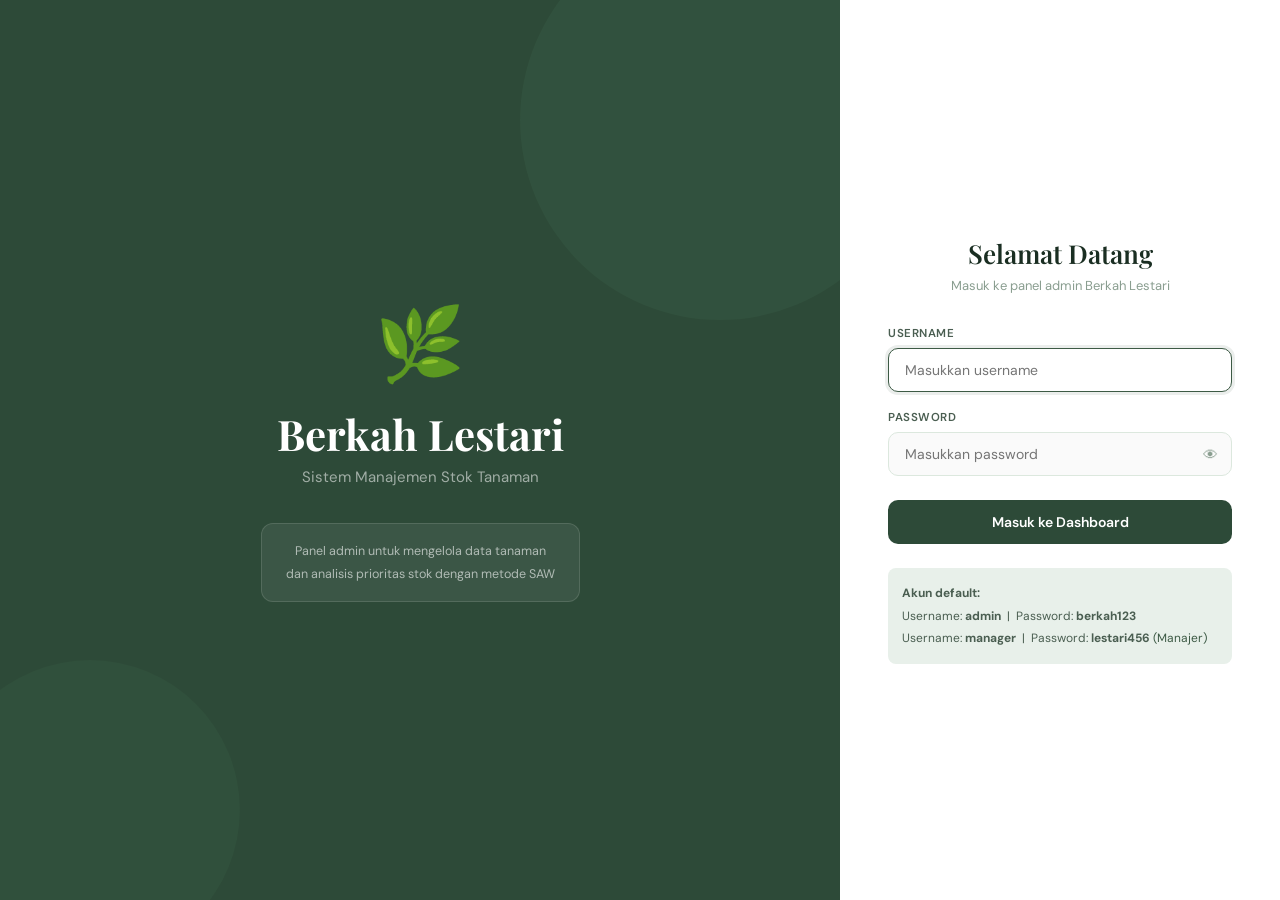
<file: dashboard/index.html>
<!DOCTYPE html>
<html lang="id">
<head>
<meta charset="UTF-8"/>
<meta name="viewport" content="width=device-width,initial-scale=1"/>
<title>Dashboard — Admin Berkah Lestari</title>
<link rel="stylesheet" href="../style.css"/>
</head>
<body>
<script src="../shared.js"></script>
<script>
requireAuth('../login.html');
renderSidebar({ active: 'dashboard', root: '../' });
// Render tombol sesuai role
(function(){
  const el = document.getElementById('dashboard-actions');
  if (el) {
    if (isManager()) {
      el.innerHTML = '<a class="btn btn-primary btn-sm" href="../saw/ranking.html">🏆 Lihat Ranking</a>';
    } else {
      el.innerHTML = '<a class="btn btn-outline btn-sm" href="../saw/proses.html">⚙️ Hitung SAW</a><a class="btn btn-primary btn-sm" href="tanaman.html">+ Tambah Tanaman</a>';
    }
  }
})();
</script>

<main class="main">
  <div class="topbar">
    <div class="page-title">
      <h2>Dashboard</h2>
      <p>Ringkasan stok tanaman hari ini</p>
    </div>
    <div class="topbar-actions" id="dashboard-actions"></div>
  </div>

  <div class="stats-grid">
    <div class="stat-card ok">
      <span class="stat-icon">🌿</span>
      <div class="stat-label">Total Tanaman</div>
      <div class="stat-value" id="s-total">—</div>
      <div class="stat-sub">Jenis aktif di toko</div>
    </div>
    <div class="stat-card urgent">
      <span class="stat-icon">⚠️</span>
      <div class="stat-label">Stok Menipis</div>
      <div class="stat-value" id="s-low">—</div>
      <div class="stat-sub">Perlu restock segera</div>
    </div>
    <div class="stat-card">
      <span class="stat-icon">📦</span>
      <div class="stat-label">Total Stok</div>
      <div class="stat-value" id="s-stok">—</div>
      <div class="stat-sub">Unit tersedia</div>
    </div>
    <div class="stat-card">
      <span class="stat-icon">📊</span>
      <div class="stat-label">Terakhir SAW</div>
      <div class="stat-value" id="s-saw">—</div>
      <div class="stat-sub" id="s-saw-sub">Belum dijalankan</div>
    </div>
  </div>

  <div style="display:grid;grid-template-columns:2fr 1fr;gap:16px">
    <div class="card">
      <div class="card-header">
        <span class="card-title">Stok Tanaman (5 terbaru)</span>
        <a class="btn btn-outline btn-sm" href="tanaman.html">Lihat Semua</a>
      </div>
      <div class="card-body" style="padding:0">
        <table>
          <thead>
            <tr>
              <th>Tanaman</th>
              <th>Harga</th>
              <th>Stok Awal</th>
              <th>Stok Sekarang</th>
              <th>Tanggal Input</th>
              <th>Status</th>
            </tr>
          </thead>
          <tbody id="dash-tbody"></tbody>
        </table>
      </div>
    </div>

    <div class="card">
      <div class="card-header"><span class="card-title">Distribusi Stok</span></div>
      <div class="card-body">
        <div class="mini-chart" id="mini-chart"></div>
        <div style="font-size:11px;color:var(--text-muted);margin-top:6px;text-align:center">
          Tiap batang = 1 jenis tanaman
        </div>
        <div style="margin-top:20px">
          <div style="font-size:12px;font-weight:600;margin-bottom:10px;color:var(--text-mid)">
            Urgensi Restock
          </div>
          <div id="urgency-list"></div>
        </div>
      </div>
    </div>
  </div>
</main>

<script>
const API = '../api.php';

async function loadDashboard() {
  try {
    const res     = await fetch(`${API}?action=getTanaman`);
    const tanaman = await res.json();
    const sawTime = getSAWTime();

    if (!tanaman.length) {
      document.getElementById('s-total').textContent = '0';
      document.getElementById('s-low').textContent   = '0';
      document.getElementById('s-stok').textContent  = '0';
      document.getElementById('dash-tbody').innerHTML =
        '<tr><td colspan="6" style="text-align:center;padding:24px;color:var(--text-muted)">Belum ada data tanaman</td></tr>';
      return;
    }

    // Stats
    document.getElementById('s-total').textContent = tanaman.length;
    document.getElementById('s-low').textContent   = tanaman.filter(t => +t.stok_sekarang <= 6).length;
    document.getElementById('s-stok').textContent  = tanaman.reduce((s,t) => s + +t.stok_sekarang, 0) + ' unit';

    if (sawTime) {
      document.getElementById('s-saw').textContent     = '✓';
      document.getElementById('s-saw-sub').textContent = 'Pukul ' + sawTime;
    }

    // Tabel 5 teratas
    document.getElementById('dash-tbody').innerHTML = tanaman.slice(0,5).map(t => `
      <tr>
        <td><b>${t.nama_tanaman}</b></td>
        <td>Rp ${parseInt(t.harga).toLocaleString('id-ID')}</td>
        <td>${t.stok_awal} unit</td>
        <td>${t.stok_sekarang} unit</td>
        <td>${t.tanggal_input ? t.tanggal_input.split(' ')[0] : '-'}</td>
        <td>${stockBadge(+t.stok_sekarang)}</td>
      </tr>`).join('');

    // Mini chart
    const maxStok = Math.max(...tanaman.map(t => +t.stok_sekarang));
    document.getElementById('mini-chart').innerHTML = tanaman.map(t => {
      const h   = Math.round((+t.stok_sekarang / maxStok) * 55) + 5;
      const col = +t.stok_sekarang <= 3 ? '#c0392b' : +t.stok_sekarang <= 6 ? '#c07c1a' : '#6da57a';
      return `<div class="mini-bar" title="${t.nama_tanaman}: ${t.stok_sekarang} unit"
                style="height:${h}px;background:${col}"></div>`;
    }).join('');

    // Urgensi restock
    const sorted = [...tanaman].sort((a,b) => +a.stok_sekarang - +b.stok_sekarang).slice(0,5);
    document.getElementById('urgency-list').innerHTML = sorted.map(t => {
      const pct = Math.round((+t.stok_sekarang / maxStok) * 100);
      const col = +t.stok_sekarang <= 3 ? 'var(--red)' : +t.stok_sekarang <= 6 ? 'var(--amber)' : 'var(--green-accent)';
      return `<div style="margin-bottom:10px">
        <div style="display:flex;justify-content:space-between;font-size:12px;margin-bottom:3px">
          <span>${t.nama_tanaman}</span>
          <span style="color:var(--text-muted)">${t.stok_sekarang} unit</span>
        </div>
        <div class="progress-bar">
          <div class="progress-fill" style="width:${pct}%;background:${col}"></div>
        </div>
      </div>`;
    }).join('');

  } catch (err) {
    console.error('Gagal load data:', err);
  }
}

loadDashboard();
</script>
</body>
</html>
</file>
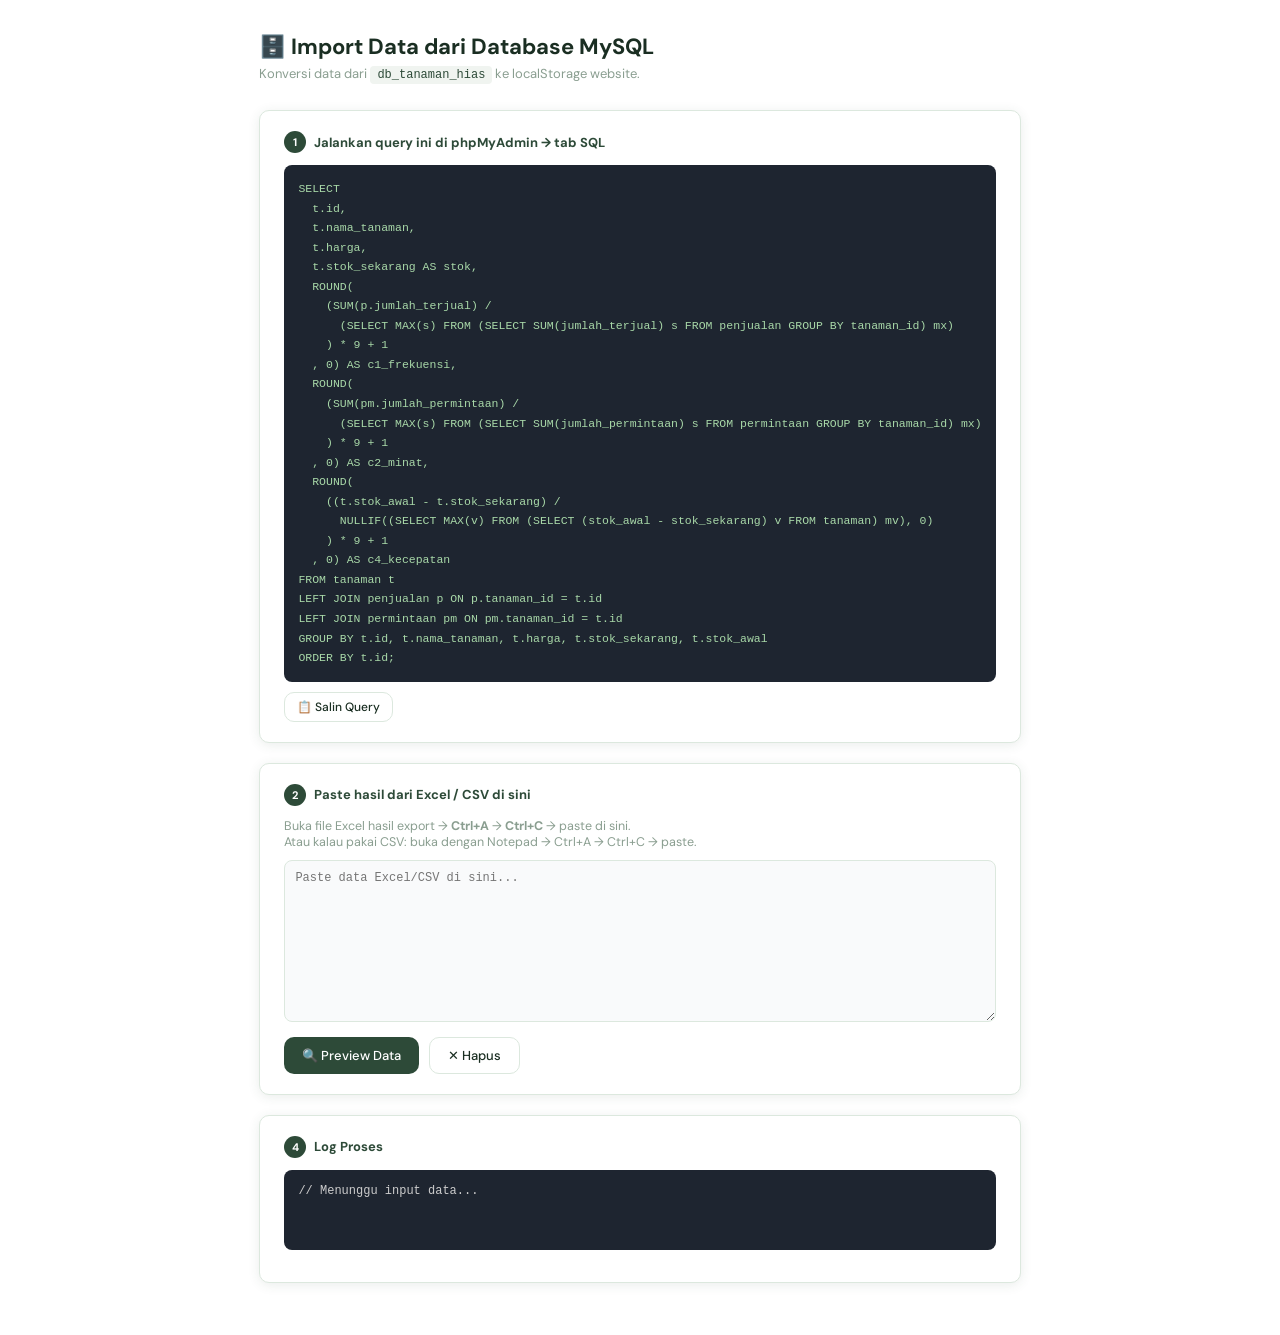
<file: import-db.html>
<!DOCTYPE html>
<html lang="id">
<head>
<meta charset="UTF-8"/>
<meta name="viewport" content="width=device-width,initial-scale=1"/>
<title>Import Database — Berkah Lestari</title>
<link rel="stylesheet" href="style.css"/>
<style>
body{background:var(--bg);font-family:'DM Sans',sans-serif;padding:32px}
.wrap{max-width:960px;margin:0 auto}
h1{font-size:22px;color:var(--text-dark);margin-bottom:4px}
.sub{color:var(--text-muted);font-size:13px;margin-bottom:28px}
textarea{width:100%;font-family:monospace;font-size:12px;padding:10px;
  border:1.5px solid var(--border);border-radius:8px;resize:vertical;
  background:#f9fafb;color:var(--text-dark);outline:none;box-sizing:border-box}
textarea:focus{border-color:var(--green-mid)}
.step-box{background:#fff;border:1px solid var(--border);border-radius:10px;
  padding:20px 24px;margin-bottom:20px;box-shadow:var(--shadow)}
.step-title{font-size:13px;font-weight:700;color:var(--green-dark);
  margin-bottom:12px;display:flex;align-items:center;gap:8px}
.num{background:var(--green-dark);color:#fff;border-radius:50%;
  width:22px;height:22px;display:inline-flex;align-items:center;
  justify-content:center;font-size:11px;flex-shrink:0}
pre{background:#1e2530;color:#a8d8a8;padding:14px;border-radius:8px;
  font-size:11.5px;overflow-x:auto;margin:10px 0;line-height:1.7}
code{background:#f0f4f0;padding:2px 7px;border-radius:4px;font-size:12px;color:var(--green-dark);font-family:monospace}
#log{background:#1e2530;color:#ccc;padding:14px;border-radius:8px;
  font-size:12px;min-height:80px;max-height:220px;overflow-y:auto;
  font-family:monospace;white-space:pre-wrap}
.ok{color:#6fcf97}.err{color:#eb5757}.warn{color:#f2c94c}
table{width:100%;border-collapse:collapse;font-size:12px}
th{background:#f0f4f0;padding:8px 12px;text-align:left;font-weight:600;
  color:var(--text-mid);border-bottom:1px solid var(--border)}
td{padding:8px 12px;border-bottom:1px solid #f0f0f0;color:var(--text-dark)}
tr:last-child td{border-bottom:none}
.bc{display:inline-block;padding:2px 7px;border-radius:4px;font-size:10px;font-weight:600}
.b{background:#e4f4e8;color:#2d7a3c}.c{background:#fde8e8;color:#c0392b}
</style>
</head>
<body>
<script src="shared.js"></script>
<div class="wrap">
  <h1>🗄️ Import Data dari Database MySQL</h1>
  <p class="sub">Konversi data dari <code>db_tanaman_hias</code> ke localStorage website.</p>

  <!-- STEP 1: QUERY -->
  <div class="step-box">
    <div class="step-title"><span class="num">1</span> Jalankan query ini di phpMyAdmin → tab SQL</div>
    <pre id="sql-text">SELECT
  t.id,
  t.nama_tanaman,
  t.harga,
  t.stok_sekarang AS stok,
  ROUND(
    (SUM(p.jumlah_terjual) /
      (SELECT MAX(s) FROM (SELECT SUM(jumlah_terjual) s FROM penjualan GROUP BY tanaman_id) mx)
    ) * 9 + 1
  , 0) AS c1_frekuensi,
  ROUND(
    (SUM(pm.jumlah_permintaan) /
      (SELECT MAX(s) FROM (SELECT SUM(jumlah_permintaan) s FROM permintaan GROUP BY tanaman_id) mx)
    ) * 9 + 1
  , 0) AS c2_minat,
  ROUND(
    ((t.stok_awal - t.stok_sekarang) /
      NULLIF((SELECT MAX(v) FROM (SELECT (stok_awal - stok_sekarang) v FROM tanaman) mv), 0)
    ) * 9 + 1
  , 0) AS c4_kecepatan
FROM tanaman t
LEFT JOIN penjualan p ON p.tanaman_id = t.id
LEFT JOIN permintaan pm ON pm.tanaman_id = t.id
GROUP BY t.id, t.nama_tanaman, t.harga, t.stok_sekarang, t.stok_awal
ORDER BY t.id;</pre>
    <button class="btn btn-outline btn-sm" onclick="copyQuery()">📋 Salin Query</button>
    <span id="copy-ok" style="font-size:12px;color:var(--green-dark);margin-left:8px;display:none">✅ Tersalin!</span>
  </div>

  <!-- STEP 2: PASTE -->
  <div class="step-box">
    <div class="step-title"><span class="num">2</span> Paste hasil dari Excel / CSV di sini</div>
    <p style="font-size:12.5px;color:var(--text-muted);margin-bottom:10px">
      Buka file Excel hasil export → <b>Ctrl+A</b> → <b>Ctrl+C</b> → paste di sini.<br/>
      Atau kalau pakai CSV: buka dengan Notepad → Ctrl+A → Ctrl+C → paste.
    </p>
    <textarea id="csv-input" rows="10" placeholder="Paste data Excel/CSV di sini..."></textarea>
    <div style="margin-top:10px;display:flex;gap:10px;flex-wrap:wrap">
      <button class="btn btn-primary" onclick="parseData()">🔍 Preview Data</button>
      <button class="btn btn-outline" onclick="document.getElementById('csv-input').value='';document.getElementById('preview-box').style.display='none'">✕ Hapus</button>
    </div>
  </div>

  <!-- PREVIEW -->
  <div class="step-box" id="preview-box" style="display:none">
    <div class="step-title"><span class="num">3</span> Preview — cek data sebelum import</div>
    <div style="overflow-x:auto">
      <table>
        <thead>
          <tr>
            <th>#</th><th>Nama Tanaman</th><th>Harga</th>
            <th>C3 Stok <span class="bc c">Cost</span></th>
            <th>C1 Frekuensi <span class="bc b">Benefit</span></th>
            <th>C2 Minat <span class="bc b">Benefit</span></th>
            <th>C4 Kecepatan <span class="bc c">Cost</span></th>
          </tr>
        </thead>
        <tbody id="preview-tbody"></tbody>
      </table>
    </div>
    <div style="margin-top:16px;display:flex;gap:10px;align-items:center;flex-wrap:wrap">
      <button class="btn btn-primary" onclick="doImport()" id="btn-import">✅ Import ke Website</button>
      <span style="font-size:12px;color:var(--text-muted)" id="row-count"></span>
    </div>
  </div>

  <!-- LOG -->
  <div class="step-box">
    <div class="step-title"><span class="num">4</span> Log Proses</div>
    <div id="log">// Menunggu input data...</div>
    <div style="margin-top:12px;display:flex;gap:10px;flex-wrap:wrap">
      <a class="btn btn-primary" href="dashboard/index.html" id="link-dash" style="display:none">🏠 Ke Dashboard →</a>
      <a class="btn btn-outline" href="saw/proses.html" id="link-saw" style="display:none">⚙️ Langsung Hitung SAW →</a>
    </div>
  </div>
</div>

<script>
const SQL_QUERY = document.getElementById('sql-text').textContent;

function copyQuery(){
  navigator.clipboard.writeText(SQL_QUERY).then(()=>{
    const el=document.getElementById('copy-ok');
    el.style.display='inline';
    setTimeout(()=>el.style.display='none',2000);
  });
}

function log(msg,cls=''){
  const el=document.getElementById('log');
  if(el.textContent==='// Menunggu input data...') el.textContent='';
  el.innerHTML+=`<span class="${cls}">${msg}</span>\n`;
  el.scrollTop=el.scrollHeight;
}

let parsedData=[];

// Normalize header names to field keys
function detectField(header){
  const h=header.toLowerCase().replace(/[^a-z0-9]/g,'');
  if(h.includes('namatanaman')||h.includes('nama')) return 'nama';
  if(h.includes('harga')) return 'harga';
  if(h.includes('stok')&&!h.includes('awal')) return 'stok';
  if(h.includes('c1')||h.includes('frekuensi')) return 'frekuensi';
  if(h.includes('c2')||h.includes('minat')) return 'minat';
  if(h.includes('c4')||h.includes('kecepatan')) return 'kecepatan';
  return null;
}

function splitLine(line){
  // Handle tab-separated (Excel paste) or comma-separated (CSV)
  if(line.includes('\t')) return line.split('\t').map(c=>c.replace(/^["'\s]+|["'\s]+$/g,'').trim());
  return line.split(',').map(c=>c.replace(/^["'\s]+|["'\s]+$/g,'').trim());
}

function parseData(){
  const raw=document.getElementById('csv-input').value.trim();
  if(!raw){alert('Data masih kosong!');return;}

  document.getElementById('log').textContent='';
  log('=== Parsing Data ===','ok');

  const lines=raw.split('\n').map(l=>l.trim()).filter(l=>l);
  if(lines.length<2){log('❌ Data kurang dari 2 baris!','err');return;}

  // Detect headers from first line
  const headers=splitLine(lines[0]);
  log(`  Header ditemukan: [${headers.join(' | ')}]`,'warn');

  const fieldMap=headers.map(h=>detectField(h));
  log(`  Mapping: [${fieldMap.map((f,i)=>f?f:'(skip)').join(' | ')}]`,'warn');

  const required=['nama','harga','stok','frekuensi','minat','kecepatan'];
  const missing=required.filter(r=>!fieldMap.includes(r));
  if(missing.length){
    log(`❌ Kolom tidak ditemukan: ${missing.join(', ')}`, 'err');
    log('  Pastikan query dijalankan dengan benar dan semua kolom ada.','warn');
    return;
  }

  parsedData=[];
  const errors=[];

  lines.slice(1).forEach((line,i)=>{
    const cols=splitLine(line);
    const row={};
    fieldMap.forEach((field,j)=>{ if(field) row[field]=cols[j]||''; });

    const nama=row.nama||'';
    const harga=parseInt(row.harga)||0;
    const stok=parseInt(row.stok);
    const frekuensi=Math.min(10,Math.max(1,parseInt(row.frekuensi)||1));
    const minat=Math.min(10,Math.max(1,parseInt(row.minat)||1));
    const kecepatan=Math.min(10,Math.max(1,parseInt(row.kecepatan)||1));

    if(!nama){errors.push(`Baris ${i+2}: nama kosong`);return;}
    if(isNaN(stok)){errors.push(`Baris ${i+2}: stok tidak valid`);return;}

    parsedData.push({nama,harga,stok,frekuensi,minat,kecepatan});
    log(`  ✔ ${nama.padEnd(24)} Harga:${harga} Stok:${stok} C1:${frekuensi} C2:${minat} C4:${kecepatan}`,'ok');
  });

  if(errors.length) errors.forEach(e=>log('  ⚠ '+e,'err'));

  if(parsedData.length===0){
    log('\n❌ Tidak ada data valid. Cek format data Anda.','err');
    return;
  }

  log(`\n✅ ${parsedData.length} tanaman siap diimport!`,'ok');

  document.getElementById('preview-tbody').innerHTML=parsedData.map((t,i)=>`
    <tr>
      <td>${i+1}</td>
      <td><b>${t.nama}</b></td>
      <td>Rp ${t.harga.toLocaleString('id-ID')}</td>
      <td>${t.stok} unit</td>
      <td>${t.frekuensi}/10</td>
      <td>${t.minat}/10</td>
      <td>${t.kecepatan}/10</td>
    </tr>`).join('');

  document.getElementById('row-count').textContent=`${parsedData.length} tanaman`;
  document.getElementById('preview-box').style.display='block';
  document.getElementById('preview-box').scrollIntoView({behavior:'smooth'});
}

function doImport(){
  if(!parsedData.length){alert('Parse data dulu!');return;}
  saveTanamanLS(parsedData);
  localStorage.removeItem('bl_saw_result');
  localStorage.removeItem('bl_saw_time');
  log('\n=== Import ke localStorage ===','ok');
  log(`  ✅ ${parsedData.length} tanaman berhasil disimpan!`,'ok');
  log('  ℹ️  Hasil SAW lama direset — jalankan ulang SAW.','warn');
  log('\n🎉 Import selesai!','ok');
  document.getElementById('btn-import').textContent='✅ Sudah Diimport';
  document.getElementById('btn-import').disabled=true;
  document.getElementById('link-dash').style.display='inline-flex';
  document.getElementById('link-saw').style.display='inline-flex';
}
</script>
</body>
</html>
</file>
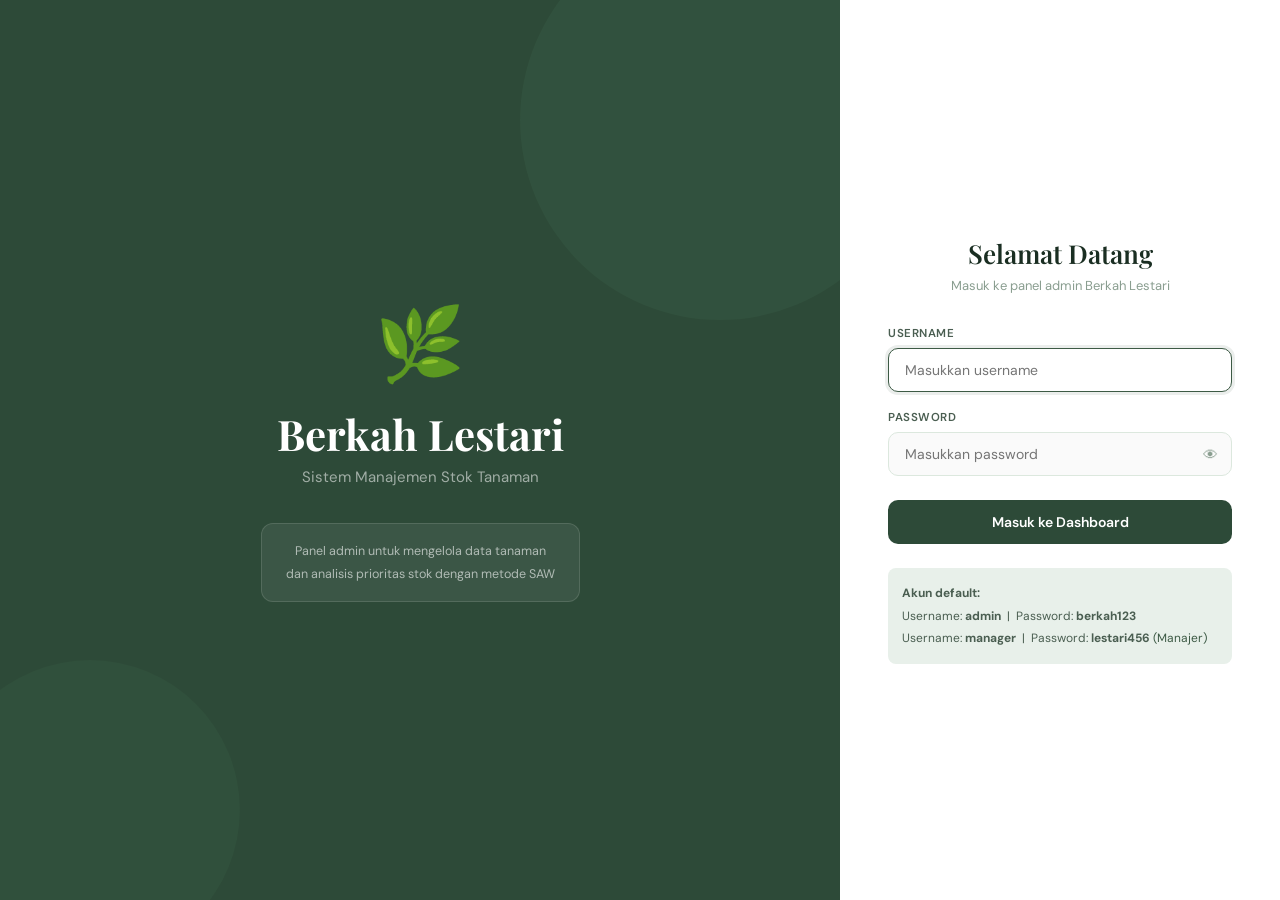
<file: login.html>
<!DOCTYPE html>
<html lang="id">
<head>
<meta charset="UTF-8"/>
<meta name="viewport" content="width=device-width,initial-scale=1"/>
<title>Login — Admin Berkah Lestari</title>
<link rel="stylesheet" href="style.css"/>
<style>
body{display:flex;min-height:100vh;background:var(--green-dark)}
.login-left{flex:1;display:flex;flex-direction:column;align-items:center;justify-content:center;padding:48px;position:relative;overflow:hidden}
.login-left::before{content:'';position:absolute;width:400px;height:400px;background:rgba(109,165,122,.08);border-radius:50%;top:-80px;right:-80px}
.login-left::after{content:'';position:absolute;width:300px;height:300px;background:rgba(109,165,122,.06);border-radius:50%;bottom:-60px;left:-60px}
.login-brand{text-align:center;position:relative;z-index:1}
.login-brand h1{font-family:'Playfair Display',serif;font-size:42px;color:#fff;line-height:1.1}
.login-brand p{color:rgba(255,255,255,.55);font-size:15px;margin-top:10px}
.leaf{font-size:72px;margin-bottom:20px;display:block;animation:float 3s ease-in-out infinite}
@keyframes float{0%,100%{transform:translateY(0) rotate(-3deg)}50%{transform:translateY(-10px) rotate(3deg)}}
.tagline{margin-top:36px;background:rgba(255,255,255,.07);border:1px solid rgba(255,255,255,.12);border-radius:12px;padding:16px 24px;text-align:center;position:relative;z-index:1}
.tagline p{color:rgba(255,255,255,.6);font-size:12.5px;line-height:1.8}
.login-right{width:440px;background:#fff;display:flex;flex-direction:column;align-items:center;justify-content:center;padding:56px 48px}
.form-title{font-family:'Playfair Display',serif;font-size:26px;color:var(--text-dark);font-weight:600;margin-bottom:6px}
.form-sub{font-size:13px;color:var(--text-muted);margin-bottom:32px}
.login-form{width:100%}
.field{margin-bottom:18px}
.lbl{display:block;font-size:11.5px;font-weight:600;color:var(--text-mid);margin-bottom:7px;text-transform:uppercase;letter-spacing:.5px}
.inp{width:100%;padding:12px 16px;border:1.5px solid var(--border);border-radius:10px;font-family:'DM Sans',sans-serif;font-size:14px;color:var(--text-dark);outline:none;transition:all .2s;background:#fafafa}
.inp:focus{border-color:var(--green-mid);background:#fff;box-shadow:0 0 0 3px rgba(61,90,69,.1)}
.inp.error{border-color:var(--red)}
.pw-wrap{position:relative}
.toggle-pw{position:absolute;right:14px;top:50%;transform:translateY(-50%);background:none;border:none;cursor:pointer;font-size:15px;color:var(--text-muted)}
.login-btn{width:100%;padding:13px;background:var(--green-dark);color:#fff;border:none;border-radius:10px;font-family:'DM Sans',sans-serif;font-size:14px;font-weight:600;cursor:pointer;transition:all .2s;margin-top:6px}
.login-btn:hover{background:var(--green-mid)}
.err-msg{background:#fde8e8;color:var(--red);border-radius:8px;padding:11px 14px;font-size:13px;margin-bottom:16px;display:none;border-left:3px solid var(--red)}
.err-msg.show{display:block;animation:shake .3s ease}
@keyframes shake{0%,100%{transform:translateX(0)}25%{transform:translateX(-6px)}75%{transform:translateX(6px)}}
.hint{margin-top:24px;padding:14px;background:var(--green-pale);border-radius:8px;font-size:12px;color:var(--text-mid);line-height:1.9}
</style>
</head>
<body>

<div class="login-left">
  <div class="login-brand">
    <span class="leaf">🌿</span>
    <h1>Berkah Lestari</h1>
    <p>Sistem Manajemen Stok Tanaman</p>
  </div>
  <div class="tagline">
    <p>Panel admin untuk mengelola data tanaman<br/>dan analisis prioritas stok dengan metode SAW</p>
  </div>
</div>

<div class="login-right">
  <div class="form-title">Selamat Datang</div>
  <div class="form-sub">Masuk ke panel admin Berkah Lestari</div>

  <div class="login-form">
    <div class="err-msg" id="err">❌ Username atau password salah.</div>

    <div class="field">
      <label class="lbl">Username</label>
      <input class="inp" id="inp-user" type="text" placeholder="Masukkan username" autofocus
             onkeydown="if(event.key==='Enter')doLogin()"/>
    </div>
    <div class="field">
      <label class="lbl">Password</label>
      <div class="pw-wrap">
        <input class="inp" id="inp-pass" type="password" placeholder="Masukkan password"
               onkeydown="if(event.key==='Enter')doLogin()"/>
        <button class="toggle-pw" type="button" onclick="togglePw()">👁</button>
      </div>
    </div>

    <button class="login-btn" id="login-btn" onclick="doLogin()">Masuk ke Dashboard</button>

    <div class="hint">
      <b>Akun default:</b><br/>
      Username: <b>admin</b> &nbsp;|&nbsp; Password: <b>berkah123</b><br/>
      Username: <b>manager</b> &nbsp;|&nbsp; Password: <b>lestari456</b> <span style="color:var(--green-mid)">(Manajer)</span>
    </div>
  </div>
</div>

<script src="shared.js"></script>
<script>
// Kalau sudah login, langsung redirect
//if (getAuth()) window.location.href = 'dashboard/index.html';

function doLogin() {
  const u = document.getElementById('inp-user').value.trim();
  const p = document.getElementById('inp-pass').value;
  const errEl = document.getElementById('err');
  const btn = document.getElementById('login-btn');

  const found = USERS.find(x => x.username === u && x.password === p);
  if (!found) {
    errEl.classList.add('show');
    document.getElementById('inp-user').classList.add('error');
    document.getElementById('inp-pass').classList.add('error');
    document.getElementById('inp-pass').value = '';
    return;
  }

  setAuth({ username: u, display: found.display, role: found.role });
  btn.textContent = '✅ Berhasil masuk...';
  btn.style.background = 'var(--green-accent)';
  const dest = found.role === 'manager' ? 'saw/ranking.html' : 'dashboard/index.html';
  setTimeout(() => window.location.href = dest, 600);
}

function togglePw() {
  const inp = document.getElementById('inp-pass');
  const btn = document.querySelector('.toggle-pw');
  inp.type = inp.type === 'password' ? 'text' : 'password';
  btn.textContent = inp.type === 'password' ? '👁' : '🙈';
}
</script>
</body>
</html>
</file>
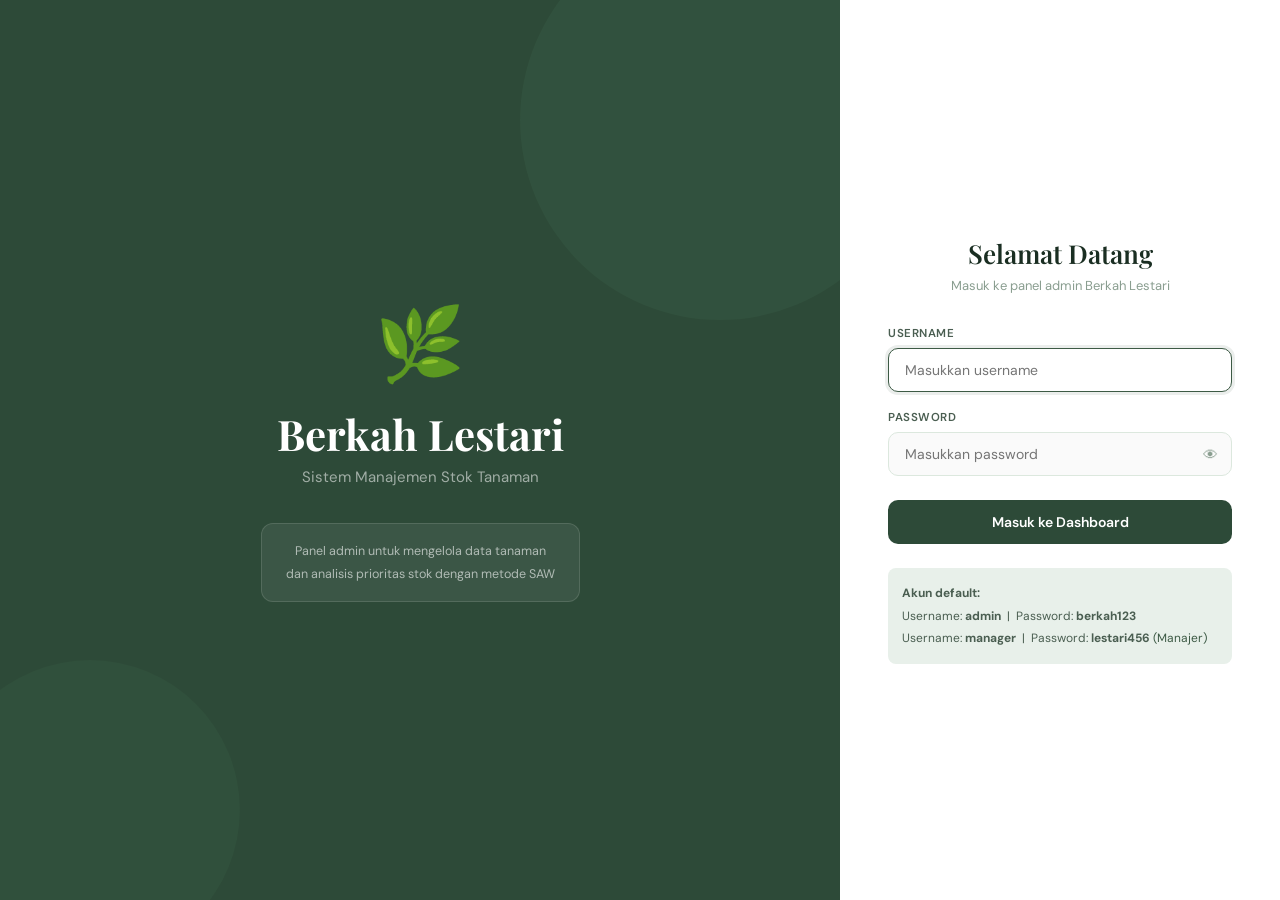
<file: dashboard/tanaman.html>
<!DOCTYPE html>
<html lang="id">
<head>
<meta charset="UTF-8"/>
<meta name="viewport" content="width=device-width,initial-scale=1"/>
<title>Data Tanaman — Admin Berkah Lestari</title>
<link rel="stylesheet" href="../style.css"/>
</head>
<body>
<script src="../shared.js"></script>
<script>
requireAuth('../login.html');
renderSidebar({ active: 'tanaman', root: '../' });
// Sembunyikan aksi tambah/edit/hapus untuk manajer
if (isManager()) {
  document.addEventListener('DOMContentLoaded', function() {
    // Sembunyikan tombol Tambah di topbar
    const topbarActions = document.querySelector('.topbar-actions');
    if (topbarActions) topbarActions.style.display = 'none';
    // Tambah info banner
    const main = document.querySelector('.main');
    const banner = document.createElement('div');
    banner.style.cssText = 'background:#fff3cd;border-left:4px solid #f59e0b;padding:12px 16px;border-radius:8px;margin-bottom:16px;font-size:13px;color:#92400e;';
    banner.innerHTML = '👁 <b>Mode Lihat Saja</b> — Manajer tidak dapat menambah, mengubah, atau menghapus data tanaman.';
    main.insertBefore(banner, main.children[1]);
  });
  // Override render tabel — sembunyikan kolom aksi
  const _origRender = window.render;
  window.addEventListener('load', function() {
    // Patch tombol aksi di tabel setelah render
    const observer = new MutationObserver(() => {
      document.querySelectorAll('.btn-outline.btn-sm, .btn-danger.btn-sm').forEach(btn => {
        btn.style.display = 'none';
      });
    });
    const tbody = document.querySelector('tbody');
    if (tbody) observer.observe(tbody, { childList: true, subtree: true });
    // Jalankan sekali untuk yg sudah ada
    document.querySelectorAll('.btn-outline.btn-sm, .btn-danger.btn-sm').forEach(btn => {
      btn.style.display = 'none';
    });
  });
}
</script>

<main class="main">
  <div class="topbar">
    <div class="page-title">
      <h2>Data Tanaman</h2>
      <p>Kelola daftar tanaman hias</p>
    </div>
    <div class="topbar-actions">
      <button class="btn btn-primary" onclick="openAdd()">+ Tambah Tanaman</button>
    </div>
  </div>

  <div class="card">
    <div class="card-header">
      <span class="card-title">Daftar Tanaman (<span id="count">0</span> jenis)</span>
      <input class="form-input" style="width:220px;padding:7px 12px;font-size:12px"
             placeholder="🔍 Cari nama tanaman..." oninput="render(this.value)"/>
    </div>
    <div class="card-body" style="padding:0">
      <table>
        <thead>
          <tr>
            <th>No</th>
            <th>Nama Tanaman</th>
            <th>Harga</th>
            <th>Stok Awal</th>
            <th>Stok Sekarang</th>
            <th>Tanggal Input</th>
            <th>Status</th>
            <th>Aksi</th>
          </tr>
        </thead>
        <tbody id="tbody"></tbody>
      </table>
    </div>
  </div>
</main>

<!-- MODAL -->
<div class="modal-overlay" id="modal">
  <div class="modal">
    <div class="modal-header">
      <span class="modal-title" id="modal-title">Tambah Tanaman</span>
      <button class="modal-close" onclick="closeModal()">✕</button>
    </div>
    <div class="modal-body">
      <input type="hidden" id="edit-id" value=""/>
      <div class="form-group">
        <label class="form-label">Nama Tanaman</label>
        <input class="form-input" id="f-nama" placeholder="Contoh: Monstera Deliciosa"/>
      </div>
      <div class="form-group">
        <label class="form-label">Harga (Rp)</label>
        <input class="form-input" id="f-harga" type="number" min="0" placeholder="Contoh: 120000"/>
      </div>
      <div class="form-row">
        <div class="form-group">
          <label class="form-label">Stok Awal</label>
          <input class="form-input" id="f-stok-awal" type="number" min="0" placeholder="Unit awal"/>
        </div>
        <div class="form-group">
          <label class="form-label">Stok Sekarang</label>
          <input class="form-input" id="f-stok-sekarang" type="number" min="0" placeholder="Unit sekarang"/>
        </div>
      </div>
    </div>
    <div class="modal-footer">
      <button class="btn btn-outline" onclick="closeModal()">Batal</button>
      <button class="btn btn-primary" onclick="save()">Simpan</button>
    </div>
  </div>
</div>

<script>
const API = '../api.php';
let data   = [];

async function loadData() {
  try {
    const res = await fetch(`${API}?action=getTanaman`);
    data = await res.json();
    render();
  } catch (err) {
    console.error('Gagal load data:', err);
  }
}

function render(filter = '') {
  document.getElementById('count').textContent = data.length;
  const list = filter
    ? data.filter(t => t.nama_tanaman.toLowerCase().includes(filter.toLowerCase()))
    : data;

  document.getElementById('tbody').innerHTML = list.length
    ? list.map((t, i) => `
        <tr>
          <td>${i + 1}</td>
          <td><b>${t.nama_tanaman}</b></td>
          <td>Rp ${parseInt(t.harga).toLocaleString('id-ID')}</td>
          <td>${t.stok_awal} unit</td>
          <td>${t.stok_sekarang} unit</td>
          <td>${t.tanggal_input ? t.tanggal_input.split(' ')[0] : '-'}</td>
          <td>${stockBadge(+t.stok_sekarang)}</td>
          <td style="white-space:nowrap">
            <button class="btn btn-outline btn-sm" onclick="openEdit(${t.id})">✏️ Edit</button>
            <button class="btn btn-danger btn-sm" style="margin-left:4px" onclick="del(${t.id}, '${t.nama_tanaman.replace(/'/g,"\\'")}')">🗑</button>
          </td>
        </tr>`).join('')
    : '<tr><td colspan="8" style="text-align:center;padding:24px;color:var(--text-muted)">Tidak ditemukan</td></tr>';
}

function openAdd() {
  document.getElementById('modal-title').textContent = 'Tambah Tanaman Baru';
  document.getElementById('edit-id').value = '';
  ['nama','harga','stok-awal','stok-sekarang']
    .forEach(f => document.getElementById('f-' + f).value = '');
  document.getElementById('modal').classList.add('open');
}

function openEdit(id) {
  const t = data.find(d => d.id == id);
  if (!t) return;
  document.getElementById('modal-title').textContent      = 'Edit Tanaman';
  document.getElementById('edit-id').value                = t.id;
  document.getElementById('f-nama').value                 = t.nama_tanaman;
  document.getElementById('f-harga').value                = t.harga;
  document.getElementById('f-stok-awal').value            = t.stok_awal;
  document.getElementById('f-stok-sekarang').value        = t.stok_sekarang;
  document.getElementById('modal').classList.add('open');
}

function closeModal() {
  document.getElementById('modal').classList.remove('open');
}

async function save() {
  const nama_tanaman   = document.getElementById('f-nama').value.trim();
  const harga          = +document.getElementById('f-harga').value;
  const stok_awal      = +document.getElementById('f-stok-awal').value;
  const stok_sekarang  = +document.getElementById('f-stok-sekarang').value;

  if (!nama_tanaman || !harga || stok_awal === '' || stok_sekarang === '') {
    alert('Isi semua field terlebih dahulu!');
    return;
  }

  const id = document.getElementById('edit-id').value;

  if (id === '') {
    await fetch(`${API}?action=addTanaman`, {
      method : 'POST',
      headers: { 'Content-Type': 'application/json' },
      body   : JSON.stringify({ nama_tanaman, harga, stok_awal, stok_sekarang })
    });
  } else {
    await fetch(`${API}?action=updateTanaman`, {
      method : 'POST',
      headers: { 'Content-Type': 'application/json' },
      body   : JSON.stringify({ id, nama_tanaman, harga, stok_awal, stok_sekarang })
    });
  }

  closeModal();
  await loadData();
}

async function del(id, nama) {
  if (!confirm('Hapus ' + nama + '?')) return;
  await fetch(`${API}?action=deleteTanaman&id=${id}`);
  await loadData();
}

loadData();
</script>
</body>
</html>
</file>
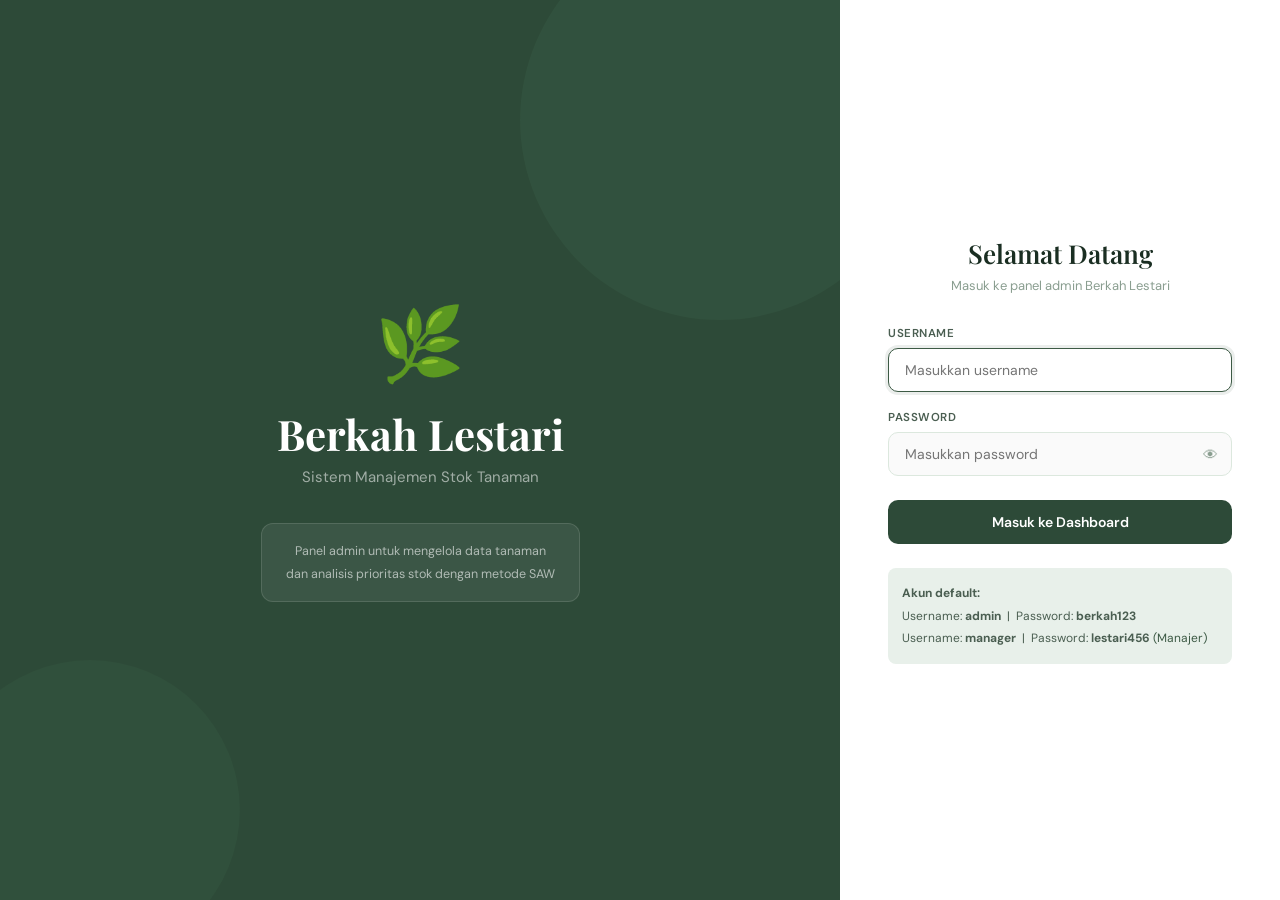
<file: saw/kriteria.html>
<!DOCTYPE html>
<html lang="id">
<head>
<meta charset="UTF-8"/>
<meta name="viewport" content="width=device-width,initial-scale=1"/>
<title>Kriteria &amp; Bobot — Admin Berkah Lestari</title>
<link rel="stylesheet" href="../style.css"/>
</head>
<body>
<script src="../shared.js"></script>
<script>
requireAuth('../login.html');
renderSidebar({ active: 'kriteria', root: '../' });
// Sembunyikan aksi edit untuk manajer
if (isManager()) {
  document.addEventListener('DOMContentLoaded', function() {
    // Sembunyikan tombol simpan
    const topbarActions = document.querySelector('.topbar-actions');
    if (topbarActions) topbarActions.style.display = 'none';
    // Tambah info banner
    const main = document.querySelector('.main');
    const banner = document.createElement('div');
    banner.className = 'alert';
    banner.style.cssText = 'background:#fff3cd;border-left:4px solid #f59e0b;padding:12px 16px;border-radius:8px;margin-bottom:16px;font-size:13px;color:#92400e;';
    banner.innerHTML = '👁 <b>Mode Lihat Saja</b> — Manajer tidak dapat mengubah bobot & kriteria.';
    main.insertBefore(banner, main.children[1]);
    // Disable semua input bobot
    setTimeout(() => {
      document.querySelectorAll('.weight-input').forEach(inp => {
        inp.disabled = true;
        inp.style.background = '#f3f4f6';
        inp.style.cursor = 'not-allowed';
      });
    }, 300);
  });
}
</script>

<main class="main">
  <div class="topbar">
    <div class="page-title">
      <h2>Kriteria &amp; Bobot</h2>
      <p>Atur bobot tiap kriteria SAW — total harus = 1.00</p>
    </div>
    <div class="topbar-actions">
      <button class="btn btn-primary" onclick="simpan()">💾 Simpan Bobot</button>
    </div>
  </div>

  <div style="display:grid;grid-template-columns:1fr 1fr;gap:16px">

    <!-- FORM BOBOT -->
    <div class="card">
      <div class="card-header"><span class="card-title">Setting Bobot Kriteria</span></div>
      <div class="card-body">
        <div id="weight-rows"></div>
        <div class="weight-total" id="total-display">Total Bobot: 0.00 / 1.00</div>
        <div id="bobot-alert" style="margin-top:12px"></div>
      </div>
    </div>

    <!-- KETERANGAN -->
    <div class="card">
      <div class="card-header"><span class="card-title">Penjelasan Tiap Kriteria</span></div>
      <div class="card-body" style="display:flex;flex-direction:column;gap:12px">

        <div style="padding:14px;background:var(--green-pale);border-radius:8px">
          <div style="font-size:13px;font-weight:600;margin-bottom:6px">
            C1 — Frekuensi Penjualan <span class="badge badge-green">Benefit</span>
          </div>
          <p style="font-size:12.5px;color:var(--text-mid);line-height:1.7">
            Dihitung otomatis dari total penjualan per tanaman, dinormalisasi ke skala 1–10. Semakin tinggi frekuensi penjualan → prioritas restock lebih tinggi.
          </p>
        </div>

        <div style="padding:14px;background:var(--green-pale);border-radius:8px">
          <div style="font-size:13px;font-weight:600;margin-bottom:6px">
            C2 — Minat Pelanggan <span class="badge badge-green">Benefit</span>
          </div>
          <p style="font-size:12.5px;color:var(--text-mid);line-height:1.7">
            Dihitung otomatis dari total permintaan per tanaman, dinormalisasi ke skala 1–10. Semakin tinggi minat pelanggan → urgensi restock lebih tinggi.
          </p>
        </div>

        <div style="padding:14px;background:#fde8e8;border-radius:8px">
          <div style="font-size:13px;font-weight:600;margin-bottom:6px">
            C3 — Sisa Stok <span class="badge badge-red">Cost</span>
          </div>
          <p style="font-size:12.5px;color:var(--text-mid);line-height:1.7">
            Diambil dari kolom <b>stok_sekarang</b> di tabel tanaman. Semakin <b>sedikit</b> stok → normalisasi naik → urgensi restock makin tinggi. Rumus: <b>min(C3) / nilai</b>.
          </p>
        </div>

        <div style="padding:14px;background:#fde8e8;border-radius:8px">
          <div style="font-size:13px;font-weight:600;margin-bottom:6px">
            C4 — Kecepatan Habis <span class="badge badge-red">Cost</span>
          </div>
          <p style="font-size:12.5px;color:var(--text-mid);line-height:1.7">
            Dihitung dari <b>(stok_awal - stok_sekarang)</b>, dinormalisasi ke skala 1–10. Semakin cepat habis → perlu segera direstok. Rumus: <b>min(C4) / nilai</b>.
          </p>
        </div>

      </div>
    </div>
  </div>
</main>

<script>
let bobot = getBobot();

function renderBobot() {
  document.getElementById('weight-rows').innerHTML = bobot.map((b, i) => `
    <div class="weight-row">
      <div class="weight-name">${KRITERIA_NAMES[i]}</div>
      <div class="weight-type">
        <span class="badge ${DEFAULT_JENIS[i] === 'benefit' ? 'badge-green' : 'badge-red'}">
          ${DEFAULT_JENIS[i] === 'benefit' ? 'Benefit' : 'Cost'}
        </span>
      </div>
      <input class="weight-input" type="number" step="0.01" min="0" max="1"
             value="${b}" onchange="ubahBobot(${i}, this.value)"/>
    </div>`).join('');
  updateTotal();
}

function ubahBobot(i, v) {
  bobot[i] = parseFloat(v) || 0;
  updateTotal();
}

function updateTotal() {
  const total = bobot.reduce((s, b) => s + b, 0);
  document.getElementById('total-display').textContent = `Total Bobot: ${total.toFixed(2)} / 1.00`;
  const ok = Math.abs(total - 1) < 0.001;
  document.getElementById('bobot-alert').innerHTML = ok
    ? '<div class="alert alert-success">✅ Total bobot valid — siap digunakan untuk kalkulasi SAW.</div>'
    : '<div class="alert alert-warn">⚠️ Total bobot belum = 1.00. SAW tidak bisa dijalankan.</div>';
}

function simpan() {
  const total = bobot.reduce((s, b) => s + b, 0);
  if (Math.abs(total - 1) > 0.001) {
    alert('Total bobot harus = 1.00 sebelum disimpan!');
    return;
  }
  saveBobotLS(bobot);
  alert('✅ Bobot berhasil disimpan!');
}

renderBobot();
</script>
</body>
</html>
</file>
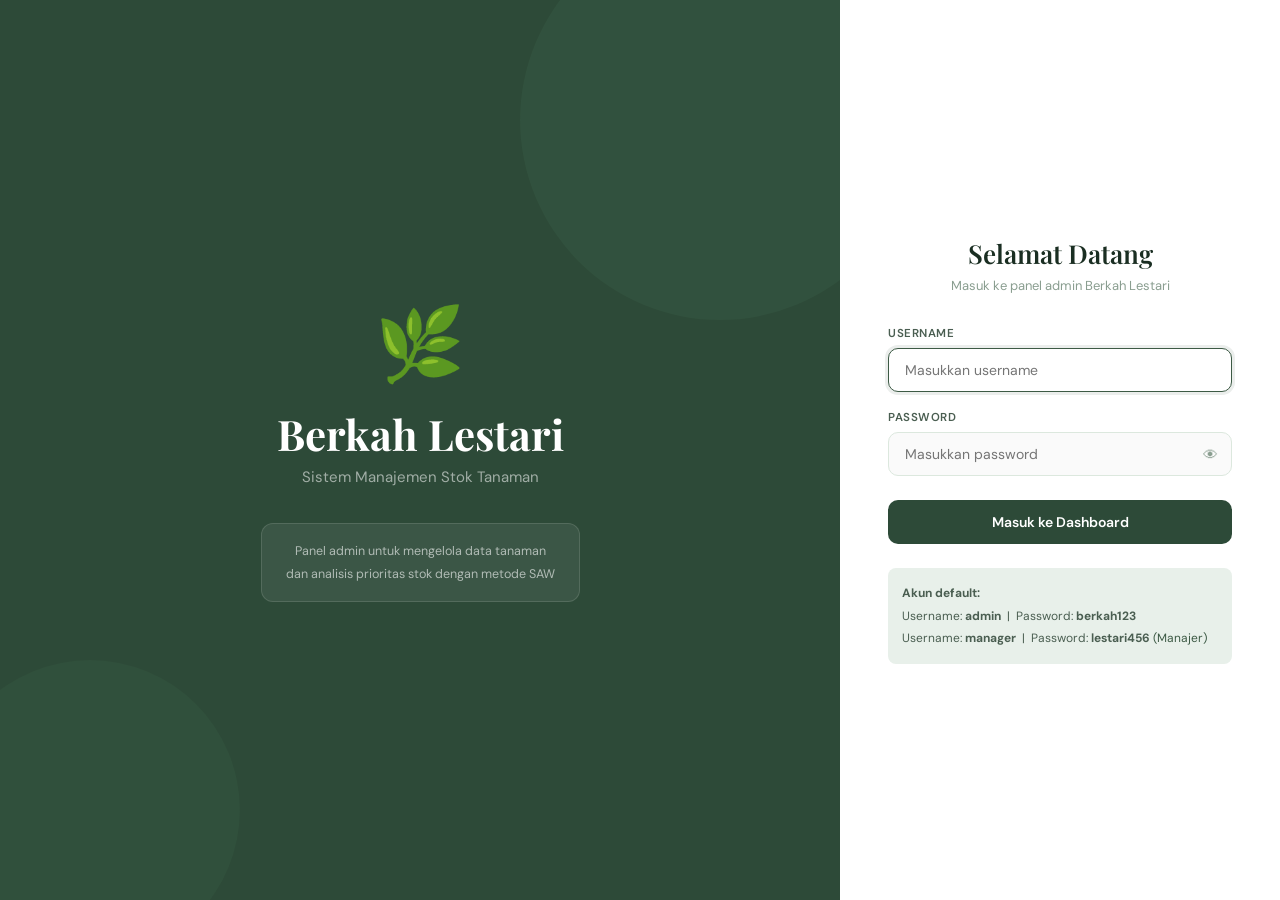
<file: saw/proses.html>
<!DOCTYPE html>
<html lang="id">
<head>
<meta charset="UTF-8"/>
<meta name="viewport" content="width=device-width,initial-scale=1"/>
<title>Proses SAW — Admin Berkah Lestari</title>
<link rel="stylesheet" href="../style.css"/>
</head>
<body>
<script src="../shared.js"></script>
<script>
requireAuth('../login.html');
renderSidebar({ active: 'proses', root: '../' });
</script>

<main class="main">
  <div class="topbar">
    <div class="page-title">
      <h2>Proses SAW</h2>
      <p>Jalankan kalkulasi Simple Additive Weighting langkah per langkah</p>
    </div>
  </div>

  <!-- STEP INDICATOR -->
  <div class="saw-steps">
    <div class="saw-step" id="step-1"><div class="step-num">1</div><div class="step-label">Matriks Keputusan</div></div>
    <div class="saw-step" id="step-2"><div class="step-num">2</div><div class="step-label">Normalisasi Nilai</div></div>
    <div class="saw-step" id="step-3"><div class="step-num">3</div><div class="step-label">Hitung Skor SAW</div></div>
    <div class="saw-step" id="step-4"><div class="step-num">4</div><div class="step-label">Urutkan Ranking</div></div>
  </div>

  <!-- MATRICES -->
  <div style="display:grid;grid-template-columns:1fr 1fr;gap:16px;margin-bottom:16px">
    <div class="card">
      <div class="card-header"><span class="card-title">Matriks Keputusan (X)</span></div>
      <div class="card-body" style="padding:0;overflow-x:auto">
        <table>
          <thead>
            <tr>
              <th>Tanaman</th>
              <th>C1 Frekuensi</th>
              <th>C2 Minat</th>
              <th>C3 Stok</th>
              <th>C4 Kecepatan</th>
            </tr>
          </thead>
          <tbody id="matrix-tbody">
            <tr><td colspan="5" style="text-align:center;padding:20px;color:var(--text-muted)">Memuat data...</td></tr>
          </tbody>
        </table>
      </div>
    </div>
    <div class="card">
      <div class="card-header"><span class="card-title">Matriks Normalisasi (R)</span></div>
      <div class="card-body" style="padding:0;overflow-x:auto">
        <table>
          <thead>
            <tr><th>Tanaman</th><th>R C1</th><th>R C2</th><th>R C3</th><th>R C4</th></tr>
          </thead>
          <tbody id="normal-tbody">
            <tr><td colspan="5" style="text-align:center;padding:20px;color:var(--text-muted)">Jalankan SAW untuk melihat hasil</td></tr>
          </tbody>
        </table>
      </div>
    </div>
  </div>

  <!-- LOG & ACTION -->
  <div class="card">
    <div class="card-header"><span class="card-title">Log Proses Kalkulasi</span></div>
    <div class="card-body">
      <div class="process-log" id="log">
        <span class="log-info">// Memuat data dari database...</span>
      </div>
      <div style="margin-top:14px;display:flex;gap:10px;align-items:center">
        <button class="btn btn-primary" onclick="runSAW()">▶ Jalankan SAW</button>
        <button class="btn btn-outline" onclick="resetSAW()">↺ Reset</button>
        <a id="link-ranking" class="btn btn-outline" href="../saw/ranking.html" style="display:none">🏆 Lihat Ranking →</a>
      </div>
    </div>
  </div>
</main>

<script>
const API   = '../api.php';
const bobot = getBobot();
const jenis = getJenis();
let tanaman = [];

// ── Load data dari database ──────────────────────────────────
async function loadData() {
  try {
    const res  = await fetch(`${API}?action=getSAWData`);
    tanaman    = await res.json();

    if (!tanaman.length) {
      document.getElementById('matrix-tbody').innerHTML =
        '<tr><td colspan="5" style="text-align:center;padding:20px;color:var(--text-muted)">Belum ada data tanaman</td></tr>';
      document.getElementById('log').innerHTML =
        '<span class="log-warn">// Belum ada data tanaman di database</span>';
      return;
    }

    // Isi matriks keputusan
    document.getElementById('matrix-tbody').innerHTML = tanaman.map(t => `
      <tr>
        <td>${t.nama_tanaman}</td>
        <td>${t.c1_frekuensi}</td>
        <td>${t.c2_minat}</td>
        <td>${t.c3_sisa_stok}</td>
        <td>${t.c4_kecepatan}</td>
      </tr>`).join('');

    document.getElementById('log').innerHTML =
      `<span class="log-info">// Data berhasil dimuat: ${tanaman.length} tanaman</span>\n` +
      `<span class="log-warn">// Tekan "Jalankan SAW" untuk memulai kalkulasi</span>`;

  } catch (err) {
    document.getElementById('log').innerHTML =
      '<span class="log-warn">// Gagal memuat data dari database</span>';
    console.error(err);
  }
}

function setStep(n) {
  [1,2,3,4].forEach(i => {
    const el = document.getElementById('step-' + i);
    el.className = 'saw-step ' + (i < n ? 'done' : i === n ? 'active-step' : '');
  });
}

function addLog(msg, type = '') {
  const el = document.getElementById('log');
  el.innerHTML += `\n<span class="${type ? 'log-' + type : ''}">${msg}</span>`;
  el.scrollTop = el.scrollHeight;
}

function delay(ms) { return new Promise(r => setTimeout(r, ms)); }

async function runSAW() {
  if (!tanaman.length) { alert('Data belum termuat!'); return; }
  if (tanaman.length < 2) { alert('Minimal 2 tanaman!'); return; }

  const total = bobot.reduce((s, b) => s + b, 0);
  if (Math.abs(total - 1) > 0.001) {
    alert('Total bobot belum = 1.00!\nAtur di halaman Kriteria & Bobot terlebih dahulu.');
    return;
  }

  document.getElementById('log').innerHTML = '';
  document.getElementById('link-ranking').style.display = 'none';

  // ── STEP 1
  setStep(1);
  addLog('=== STEP 1: Matriks Keputusan ===', 'info');
  await delay(300);

  // nilai: [c1_frekuensi, c2_minat, stok, c4_kecepatan]
  const values = tanaman.map(t => [
    +t.c1_frekuensi,
    +t.c2_minat,
    +t.c3_sisa_stok,
    +t.c4_kecepatan
  ]);
  values.forEach((row, i) =>
    addLog(`  ${tanaman[i].nama_tanaman.padEnd(22)} → [${row.join(', ')}]`)
  );
  await delay(400);

  // ── STEP 2
  setStep(2);
  addLog('\n=== STEP 2: Normalisasi ===', 'info');
  addLog(`  Jenis: C1=${jenis[0]}, C2=${jenis[1]}, C3=${jenis[2]}, C4=${jenis[3]}`, 'warn');
  await delay(300);

  const cols = [0,1,2,3].map(j => values.map(r => r[j]));
  const maxC = cols.map(c => Math.max(...c));
  const minC = cols.map(c => Math.min(...c));
  addLog(`  Max  → [${maxC.join(', ')}]`);
  addLog(`  Min  → [${minC.join(', ')}]`);
  await delay(300);

  const normal = values.map(row =>
    row.map((x, j) => parseFloat(
      (jenis[j] === 'benefit' ? x / maxC[j] : minC[j] / x).toFixed(4)
    ))
  );
  normal.forEach((row, i) =>
    addLog(`  ${tanaman[i].nama_tanaman.padEnd(22)} → [${row.join(', ')}]`, 'success')
  );

  document.getElementById('normal-tbody').innerHTML = normal.map((row, i) =>
    `<tr><td>${tanaman[i].nama_tanaman}</td>${row.map(v => `<td>${v.toFixed(4)}</td>`).join('')}</tr>`
  ).join('');
  await delay(400);

  // ── STEP 3
  setStep(3);
  addLog('\n=== STEP 3: Hitung Skor SAW ===', 'info');
  addLog(`  Bobot → [${bobot.join(', ')}]`, 'warn');
  await delay(300);

  const scores = normal.map((row, i) => {
    const s = parseFloat(row.reduce((sum, v, j) => sum + v * bobot[j], 0).toFixed(4));
    addLog(`  ${tanaman[i].nama_tanaman.padEnd(22)} Skor = ${s}`, 'success');
    return s;
  });
  await delay(400);

  // ── STEP 4
  setStep(4);
  addLog('\n=== STEP 4: Ranking ===', 'info');
  await delay(300);

  const ranked = tanaman
    .map((t, i) => ({ ...t, skor: scores[i] }))
    .sort((a, b) => b.skor - a.skor)
    .map((t, rank) => ({ ...t, rank: rank + 1 }));

  ranked.forEach(t =>
    addLog(`  #${t.rank}  ${t.nama_tanaman.padEnd(22)} Skor = ${t.skor}`, 'success')
  );
  addLog('\n✅ Proses SAW selesai!', 'success');

  saveSAWResult(ranked);
  saveSAWTime(new Date().toLocaleTimeString('id-ID'));

  document.getElementById('link-ranking').style.display = 'inline-flex';
}

function resetSAW() {
  setStep(0);
  document.getElementById('log').innerHTML =
    '<span class="log-info">// Reset — siap menjalankan ulang proses SAW</span>';
  document.getElementById('normal-tbody').innerHTML =
    '<tr><td colspan="5" style="text-align:center;padding:20px;color:var(--text-muted)">Jalankan SAW untuk melihat hasil</td></tr>';
  document.getElementById('link-ranking').style.display = 'none';
}

loadData();
</script>
</body>
</html>
</file>
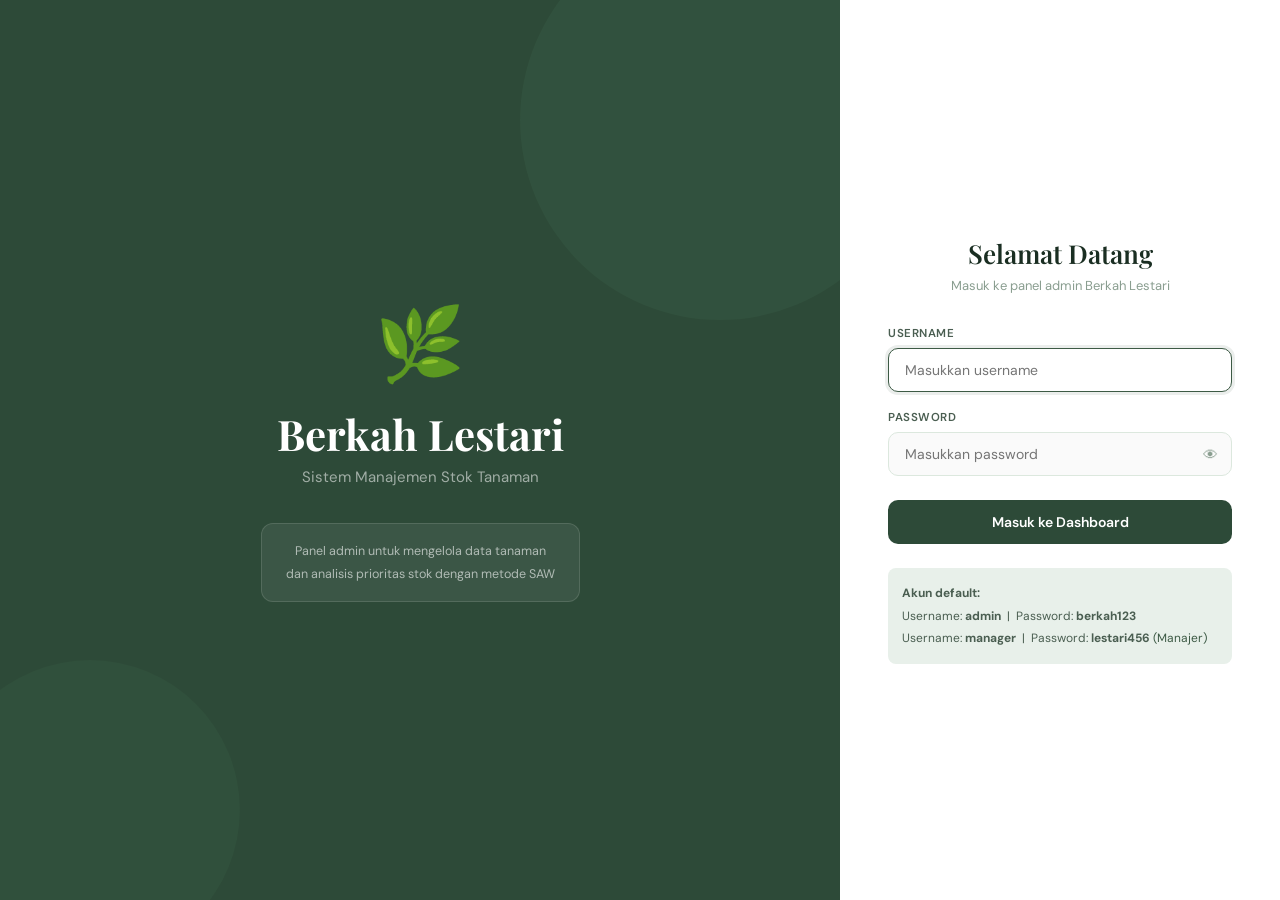
<file: saw/ranking.html>
<!DOCTYPE html>
<html lang="id">
<head>
<meta charset="UTF-8"/>
<meta name="viewport" content="width=device-width,initial-scale=1"/>
<title>Hasil Ranking — Admin Berkah Lestari</title>
<link rel="stylesheet" href="../style.css"/>
</head>
<body>
<script src="../shared.js"></script>
<script>
requireAuth('../login.html');
renderSidebar({ active: 'ranking', root: '../' });
</script>

<main class="main">
  <div class="topbar">
    <div class="page-title">
      <h2>Hasil Ranking SAW</h2>
      <p>Tanaman diurutkan berdasarkan prioritas kebutuhan restock</p>
    </div>
    <div class="topbar-actions">
      <button class="btn btn-outline btn-sm" onclick="window.print()">🖨 Cetak</button>
      <a class="btn btn-primary btn-sm" href="proses.html">⚙️ Hitung Ulang</a>
    </div>
  </div>

  <!-- EMPTY STATE -->
  <div id="empty" class="card" style="display:none">
    <div class="card-body">
      <div class="empty-state">
        <div class="empty-icon">📊</div>
        <p>Belum ada hasil ranking.</p>
        <p style="margin-top:6px">Jalankan proses SAW terlebih dahulu.</p>
        <a class="btn btn-primary" style="margin-top:16px" href="proses.html">Ke Halaman Proses SAW</a>
      </div>
    </div>
  </div>

  <!-- HASIL -->
  <div id="hasil">
    <div class="alert alert-success" id="info-alert"></div>

    <div class="card">
      <div class="card-header">
        <span class="card-title">Tabel Ranking Prioritas Restock</span>
        <span class="badge badge-green" id="timestamp-badge"></span>
      </div>
      <div class="card-body" style="padding:0;overflow-x:auto">
        <table>
          <thead>
            <tr>
              <th>Rank</th>
              <th>Nama Tanaman</th>
              <th>Harga</th>
              <th>C1 Frekuensi</th>
              <th>C2 Minat</th>
              <th>C3 Stok</th>
              <th>C4 Kecepatan</th>
              <th>Skor SAW</th>
              <th>Visual Skor</th>
              <th>Status Stok</th>
            </tr>
          </thead>
          <tbody id="ranking-tbody"></tbody>
        </table>
      </div>
    </div>

    <div style="display:grid;grid-template-columns:1fr 1fr;gap:16px;margin-top:0">
      <div class="card">
        <div class="card-header"><span class="card-title">🚨 Rekomendasi Restock</span></div>
        <div class="card-body" id="rekomendasi"></div>
      </div>
      <div class="card">
        <div class="card-header"><span class="card-title">📋 Ringkasan Kalkulasi</span></div>
        <div class="card-body" id="ringkasan"></div>
      </div>
    </div>
  </div>
</main>

<script>
const result  = getSAWResult();
const sawTime = getSAWTime();
const bobot   = getBobot();

if (!result) {
  document.getElementById('empty').style.display  = 'block';
  document.getElementById('hasil').style.display  = 'none';
} else {
  document.getElementById('empty').style.display  = 'none';
  document.getElementById('hasil').style.display  = 'block';

  const kritis = result.filter(t => +t.c3_sisa_stok <= 3).length;
  const rendah = result.filter(t => +t.c3_sisa_stok > 3 && +t.c3_sisa_stok <= 6).length;

  document.getElementById('info-alert').innerHTML =
    `✅ Kalkulasi SAW selesai untuk <b>${result.length}</b> tanaman.
     Ditemukan <b>${kritis}</b> stok kritis dan <b>${rendah}</b> stok rendah yang perlu diperhatikan.`;

  document.getElementById('timestamp-badge').textContent = sawTime ? 'Pukul ' + sawTime : '';

  const maxSkor = result[0].skor;
  document.getElementById('ranking-tbody').innerHTML = result.map(t => {
    const w      = Math.round((t.skor / maxSkor) * 130);
    const col    = t.rank === 1 ? 'var(--red)' : t.rank <= 3 ? 'var(--amber)' : 'var(--green-accent)';
    const rClass = t.rank <= 3 ? 'rank-' + t.rank : 'rank-other';
    return `<tr>
      <td><span class="rank-circle ${rClass}">${t.rank}</span></td>
      <td><b>${t.nama_tanaman}</b></td>
      <td>Rp ${parseInt(t.harga).toLocaleString('id-ID')}</td>
      <td>${t.c1_frekuensi} unit</td>
      <td>${t.c2_minat} permintaan</td>
      <td>${t.c3_sisa_stok} unit</td>
      <td>${t.c4_kecepatan} hari</td>
      <td><b>${t.skor.toFixed(4)}</b></td>
      <td>
        <div class="score-bar">
          <div class="score-fill" style="width:${w}px;background:${col}"></div>
        </div>
      </td>
      <td>${stockBadge(+t.c3_sisa_stok)}</td>
    </tr>`;
  }).join('');

  // Rekomendasi
  const urgent = result.filter(t => +t.c3_sisa_stok <= 6);
  document.getElementById('rekomendasi').innerHTML = urgent.length
    ? urgent.map(t => `
        <div style="display:flex;align-items:center;justify-content:space-between;
                    padding:10px 0;border-bottom:1px solid var(--border)">
          <div>
            <div style="font-size:13px;font-weight:600">${t.nama_tanaman}</div>
            <div style="font-size:11px;color:var(--text-muted)">
              Rank #${t.rank} · Skor ${t.skor.toFixed(4)} · ${t.c3_sisa_stok} unit tersisa
            </div>
          </div>
          ${stockBadge(+t.c3_sisa_stok)}
        </div>`).join('')
    : '<p style="color:var(--text-muted);font-size:13px">Semua stok dalam kondisi aman ✅</p>';

  // Ringkasan
  const last = result[result.length - 1];
  document.getElementById('ringkasan').innerHTML = `
    <div style="font-size:13px;line-height:2.2">
      <div>📦 Total tanaman: <b>${result.length}</b></div>
      <div>⚖️ Bobot: C1=${bobot[0]} · C2=${bobot[1]} · C3=${bobot[2]} · C4=${bobot[3]}</div>
      <div>🥇 Prioritas 1: <b>${result[0].nama_tanaman}</b> (${result[0].skor.toFixed(4)})</div>
      <div>🔻 Prioritas akhir: <b>${last.nama_tanaman}</b> (${last.skor.toFixed(4)})</div>
      <div>🚨 Stok kritis ≤3: <b>${result.filter(t => +t.c3_sisa_stok <= 3).length} tanaman</b></div>
      <div>⚠️ Stok rendah ≤6: <b>${result.filter(t => +t.c3_sisa_stok <= 6).length} tanaman</b></div>
    </div>`;
}
</script>
</body>
</html>
</file>
<file: style.css>
@import url('https://fonts.googleapis.com/css2?family=DM+Sans:wght@300;400;500;600&family=Playfair+Display:wght@600&display=swap');

*{margin:0;padding:0;box-sizing:border-box}
:root{
  --green-dark:#2d4a38;
  --green-mid:#3d5a45;
  --green-light:#4e7059;
  --green-pale:#e8f0ea;
  --green-accent:#6da57a;
  --cream:#f5f2ed;
  --white:#ffffff;
  --text-dark:#1a2e22;
  --text-mid:#4a5e51;
  --text-muted:#8a9e90;
  --border:#dce8de;
  --red:#c0392b;
  --amber:#c07c1a;
  --shadow:0 2px 12px rgba(45,74,56,.10);
  --radius:10px;
}
body{font-family:'DM Sans',sans-serif;background:var(--cream);color:var(--text-dark);display:flex;min-height:100vh}

/* ── SIDEBAR ─────────────────────────────────────────────────── */
.sidebar{width:240px;min-height:100vh;background:var(--green-dark);display:flex;flex-direction:column;position:fixed;top:0;left:0;z-index:100}
.sidebar-logo{padding:28px 24px 20px;border-bottom:1px solid rgba(255,255,255,.1)}
.sidebar-logo h1{font-family:'Playfair Display',serif;color:#fff;font-size:18px;line-height:1.2}
.sidebar-badge{display:inline-block;background:var(--green-accent);color:#fff;font-size:9px;padding:2px 7px;border-radius:4px;margin-top:6px;letter-spacing:.5px;text-transform:uppercase}
nav{padding:16px 0;flex:1}
.nav-section{padding:8px 16px 4px;font-size:10px;color:rgba(255,255,255,.35);letter-spacing:1px;text-transform:uppercase;font-weight:500}
.nav-item{display:flex;align-items:center;gap:10px;padding:10px 20px;color:rgba(255,255,255,.7);cursor:pointer;font-size:13.5px;font-weight:400;transition:all .2s;border-left:3px solid transparent;margin:1px 0;text-decoration:none}
.nav-item:hover{background:rgba(255,255,255,.08);color:#fff}
.nav-item.active{background:rgba(255,255,255,.12);color:#fff;border-left-color:var(--green-accent)}
.nav-item .icon{width:16px;text-align:center;font-size:14px}
.sidebar-bottom{padding:16px;border-top:1px solid rgba(255,255,255,.1)}
.user-info{display:flex;align-items:center;gap:10px}
.user-avatar{width:32px;height:32px;background:var(--green-accent);border-radius:50%;display:flex;align-items:center;justify-content:center;color:#fff;font-size:13px;font-weight:600;flex-shrink:0}
.user-name{font-size:12px;color:rgba(255,255,255,.8);font-weight:500}
.user-role{font-size:10px;color:rgba(255,255,255,.4)}
.logout-btn{margin-top:12px;width:100%;padding:8px;background:rgba(255,255,255,.08);border:1px solid rgba(255,255,255,.15);border-radius:8px;color:rgba(255,255,255,.7);font-family:'DM Sans',sans-serif;font-size:12px;cursor:pointer;transition:all .2s}
.logout-btn:hover{background:rgba(255,255,255,.15);color:#fff}

/* ── MAIN ────────────────────────────────────────────────────── */
.main{margin-left:240px;flex:1;padding:32px;max-width:calc(100% - 240px)}

/* ── TOPBAR ──────────────────────────────────────────────────── */
.topbar{display:flex;align-items:center;justify-content:space-between;margin-bottom:32px}
.page-title h2{font-family:'Playfair Display',serif;font-size:24px;color:var(--text-dark)}
.page-title p{font-size:13px;color:var(--text-muted);margin-top:2px}
.topbar-actions{display:flex;gap:10px;align-items:center}

/* ── BUTTONS ─────────────────────────────────────────────────── */
.btn{padding:9px 18px;border-radius:var(--radius);font-family:'DM Sans',sans-serif;font-size:13px;font-weight:500;cursor:pointer;border:none;transition:all .2s;text-decoration:none;display:inline-flex;align-items:center;gap:6px}
.btn-primary{background:var(--green-dark);color:#fff}
.btn-primary:hover{background:var(--green-mid)}
.btn-outline{background:transparent;color:var(--text-dark);border:1.5px solid var(--border)}
.btn-outline:hover{border-color:var(--green-mid);color:var(--green-mid)}
.btn-danger{background:#fde8e8;color:var(--red);border:none}
.btn-sm{padding:6px 12px;font-size:12px}

/* ── STAT CARDS ──────────────────────────────────────────────── */
.stats-grid{display:grid;grid-template-columns:repeat(4,1fr);gap:16px;margin-bottom:28px}
.stat-card{background:var(--white);border-radius:var(--radius);padding:20px;box-shadow:var(--shadow);border:1px solid var(--border)}
.stat-card.urgent{border-left:3px solid var(--red)}
.stat-card.ok{border-left:3px solid var(--green-accent)}
.stat-label{font-size:11px;color:var(--text-muted);text-transform:uppercase;letter-spacing:.5px;font-weight:500}
.stat-value{font-family:'Playfair Display',serif;font-size:30px;color:var(--text-dark);margin:6px 0 4px}
.stat-sub{font-size:12px;color:var(--text-muted)}
.stat-icon{float:right;font-size:24px;opacity:.4}

/* ── CARD ────────────────────────────────────────────────────── */
.card{background:var(--white);border-radius:var(--radius);box-shadow:var(--shadow);border:1px solid var(--border);overflow:hidden;margin-bottom:16px}
.card-header{padding:18px 24px;border-bottom:1px solid var(--border);display:flex;align-items:center;justify-content:space-between}
.card-title{font-size:14px;font-weight:600;color:var(--text-dark)}
.card-body{padding:24px}

/* ── TABLE ───────────────────────────────────────────────────── */
table{width:100%;border-collapse:collapse;font-size:13px}
thead th{text-align:left;padding:10px 14px;font-size:11px;color:var(--text-muted);text-transform:uppercase;letter-spacing:.5px;font-weight:500;background:var(--green-pale);border-bottom:1px solid var(--border)}
tbody tr{border-bottom:1px solid var(--border);transition:background .15s}
tbody tr:hover{background:var(--green-pale)}
tbody td{padding:12px 14px;color:var(--text-dark)}
tbody tr:last-child{border-bottom:none}

/* ── BADGES ──────────────────────────────────────────────────── */
.badge{display:inline-block;padding:3px 9px;border-radius:20px;font-size:11px;font-weight:500}
.badge-red{background:#fde8e8;color:var(--red)}
.badge-amber{background:#fef3e2;color:var(--amber)}
.badge-green{background:#e4f4e8;color:#2d7a3c}
.badge-blue{background:#e8f0fe;color:#1a56db}
.badge-gray{background:#f0f0f0;color:#666}

/* ── FORM ────────────────────────────────────────────────────── */
.form-group{margin-bottom:18px}
.form-label{display:block;font-size:11.5px;font-weight:600;color:var(--text-mid);margin-bottom:6px;text-transform:uppercase;letter-spacing:.4px}
.form-input,.form-select{width:100%;padding:10px 14px;border:1.5px solid var(--border);border-radius:8px;font-family:'DM Sans',sans-serif;font-size:13.5px;color:var(--text-dark);background:#fff;transition:border .2s;outline:none}
.form-input:focus,.form-select:focus{border-color:var(--green-mid)}
.form-row{display:grid;grid-template-columns:1fr 1fr;gap:16px}

/* ── MODAL ───────────────────────────────────────────────────── */
.modal-overlay{position:fixed;inset:0;background:rgba(0,0,0,.45);z-index:500;display:none;align-items:center;justify-content:center}
.modal-overlay.open{display:flex}
.modal{background:#fff;border-radius:12px;width:480px;max-width:95vw;box-shadow:0 20px 60px rgba(0,0,0,.2);animation:modalIn .2s ease}
@keyframes modalIn{from{opacity:0;transform:translateY(-12px)}to{opacity:1;transform:translateY(0)}}
.modal-header{padding:20px 24px;border-bottom:1px solid var(--border);display:flex;align-items:center;justify-content:space-between}
.modal-title{font-size:15px;font-weight:600}
.modal-close{background:none;border:none;font-size:18px;cursor:pointer;color:var(--text-muted)}
.modal-body{padding:24px}
.modal-footer{padding:16px 24px;border-top:1px solid var(--border);display:flex;gap:10px;justify-content:flex-end}

/* ── ALERT ───────────────────────────────────────────────────── */
.alert{padding:12px 16px;border-radius:8px;font-size:13px;margin-bottom:16px}
.alert-info{background:#e8f0fe;color:#1a56db;border-left:3px solid #1a56db}
.alert-success{background:#e4f4e8;color:#2d7a3c;border-left:3px solid #2d7a3c}
.alert-warn{background:#fef3e2;color:var(--amber);border-left:3px solid var(--amber)}

/* ── PROGRESS ────────────────────────────────────────────────── */
.progress-bar{background:#eee;border-radius:10px;height:6px;overflow:hidden;margin-top:4px}
.progress-fill{height:100%;border-radius:10px;background:var(--green-accent)}

/* ── SAW STEPS ───────────────────────────────────────────────── */
.saw-steps{display:flex;gap:8px;margin-bottom:24px}
.saw-step{flex:1;background:var(--white);border:1.5px solid var(--border);border-radius:var(--radius);padding:14px;text-align:center;transition:all .3s}
.saw-step.done{border-color:var(--green-accent);background:var(--green-pale)}
.saw-step.active-step{border-color:var(--green-mid);box-shadow:0 0 0 3px rgba(77,112,89,.15)}
.step-num{width:24px;height:24px;border-radius:50%;background:#eee;display:flex;align-items:center;justify-content:center;font-size:11px;font-weight:700;margin:0 auto 6px}
.saw-step.done .step-num{background:var(--green-accent);color:#fff}
.saw-step.active-step .step-num{background:var(--green-dark);color:#fff}
.step-label{font-size:11px;font-weight:500;color:var(--text-dark);line-height:1.3}

/* ── LOG ─────────────────────────────────────────────────────── */
.process-log{background:var(--green-dark);border-radius:8px;padding:16px;font-family:monospace;font-size:12px;color:#a8d5a2;line-height:1.9;max-height:200px;overflow-y:auto;white-space:pre-wrap}
.log-success{color:#6dde8a}
.log-info{color:#9ecfff}
.log-warn{color:#ffe08a}

/* ── RANK ────────────────────────────────────────────────────── */
.rank-circle{width:28px;height:28px;border-radius:50%;display:inline-flex;align-items:center;justify-content:center;font-weight:700;font-size:12px}
.rank-1{background:#fef3e2;color:#c07c1a}
.rank-2{background:#f0f0f0;color:#555}
.rank-3{background:#fde8e8;color:#c04040}
.rank-other{background:var(--green-pale);color:var(--green-mid)}
.score-bar{display:flex;align-items:center}
.score-fill{height:8px;border-radius:4px;min-width:4px}

/* ── MINI CHART ──────────────────────────────────────────────── */
.mini-chart{display:flex;align-items:flex-end;gap:6px;height:60px;margin-top:8px}
.mini-bar{flex:1;border-radius:4px 4px 0 0;background:var(--green-accent);opacity:.7;transition:opacity .2s;cursor:default}
.mini-bar:hover{opacity:1}

/* ── WEIGHT ROW ──────────────────────────────────────────────── */
.weight-row{display:flex;align-items:center;gap:12px;padding:12px 0;border-bottom:1px solid var(--border)}
.weight-row:last-child{border-bottom:none}
.weight-name{flex:2;font-size:13px;font-weight:500}
.weight-type{flex:1}
.weight-input{width:80px;padding:7px 10px;border:1.5px solid var(--border);border-radius:6px;font-size:13px;text-align:center;font-family:'DM Sans',sans-serif;outline:none}
.weight-input:focus{border-color:var(--green-mid)}
.weight-total{background:var(--green-pale);border-radius:8px;padding:10px 16px;font-size:13px;font-weight:600;color:var(--green-dark);text-align:right;margin-top:8px}

/* ── EMPTY STATE ─────────────────────────────────────────────── */
.empty-state{text-align:center;padding:48px 24px;color:var(--text-muted)}
.empty-icon{font-size:40px;margin-bottom:12px}
</file>
